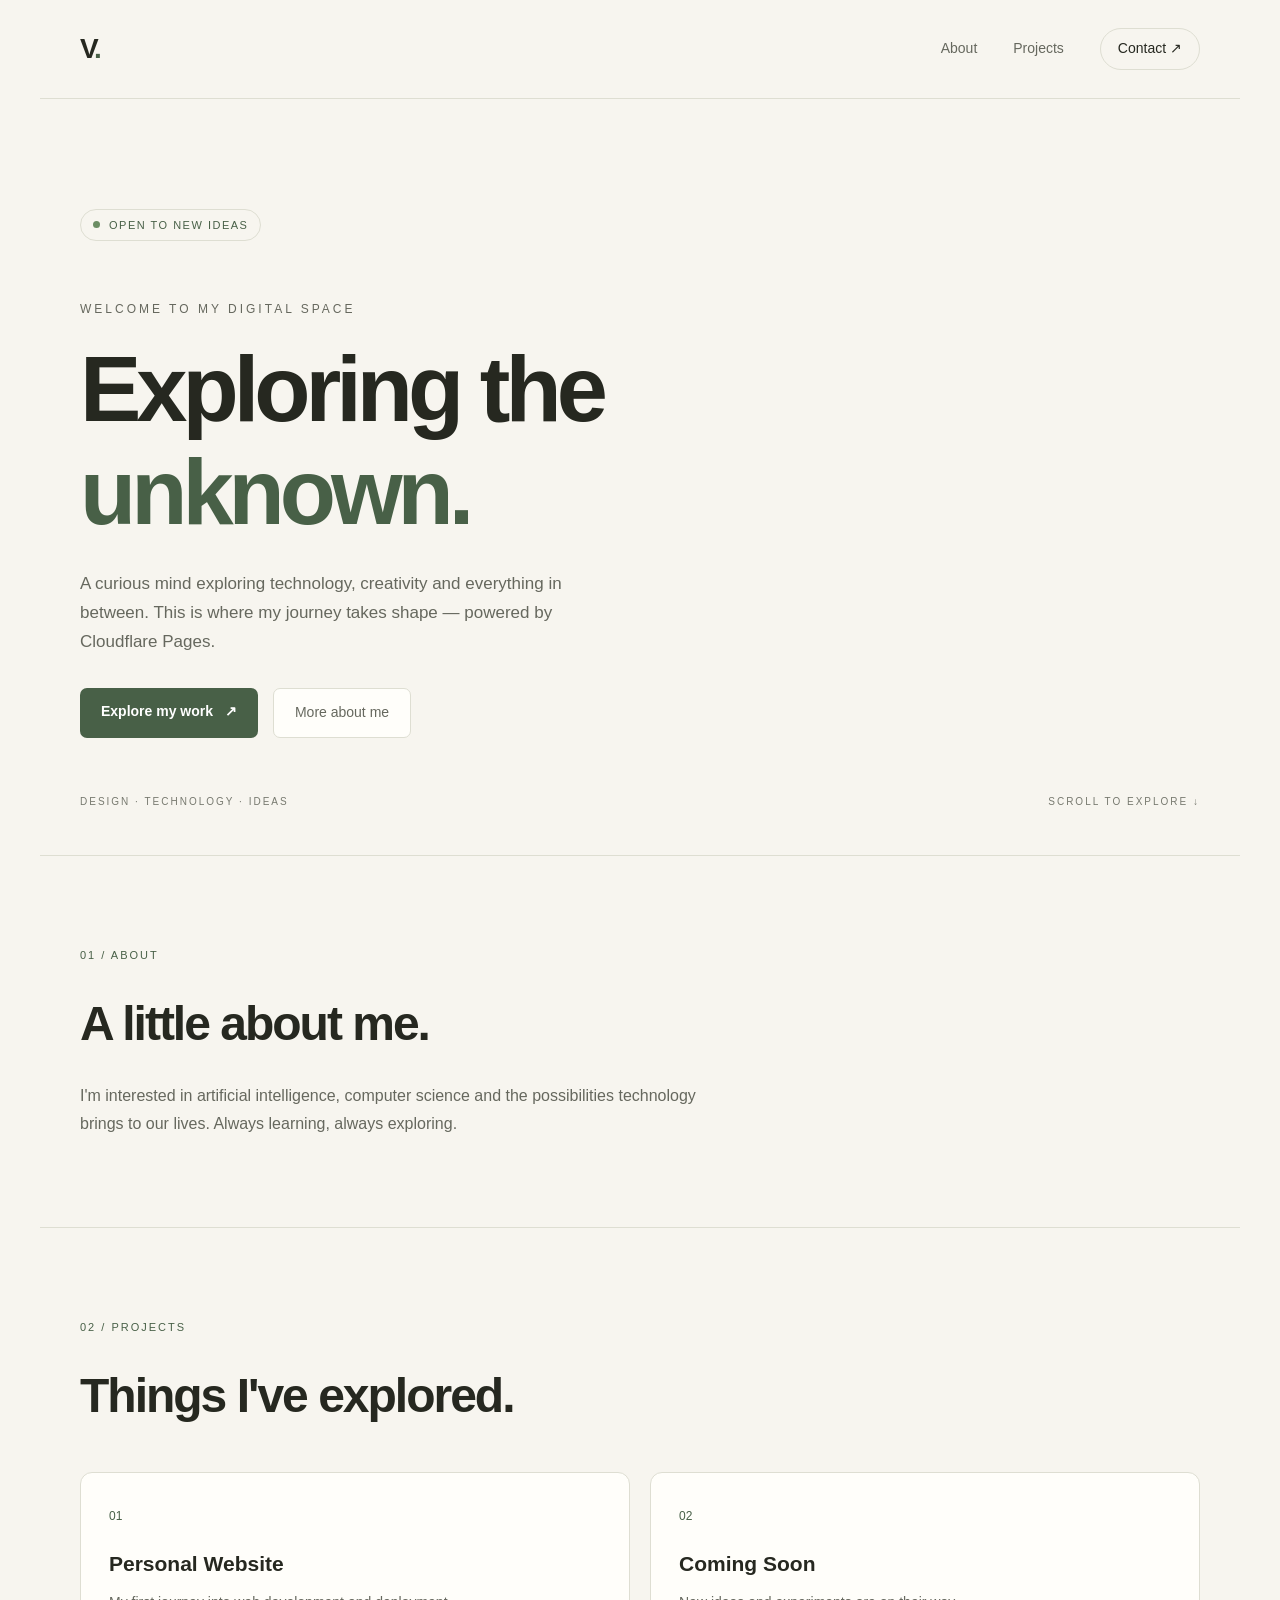
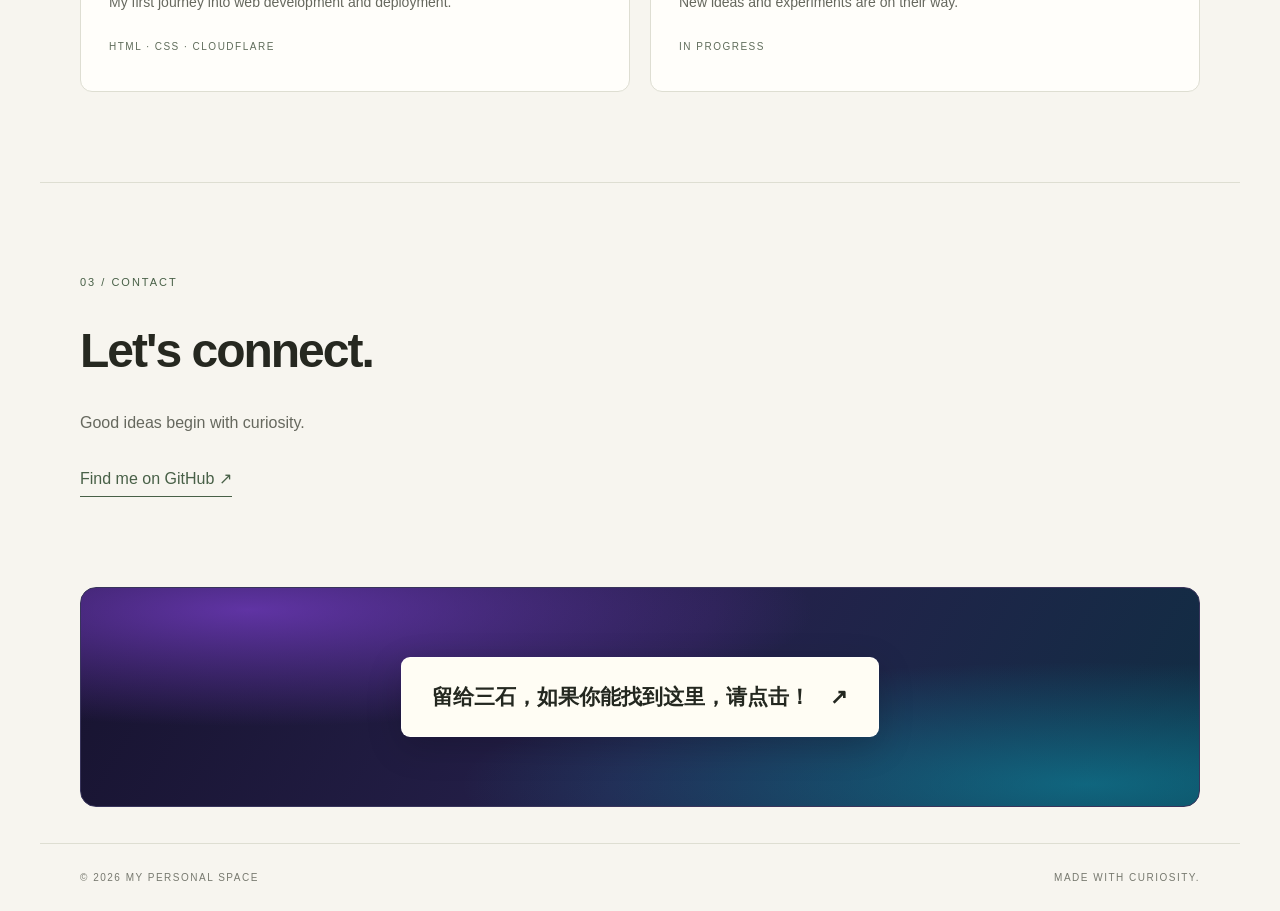
<file: index.html>
<!DOCTYPE html>
<html lang="en">
<head>
  <meta charset="UTF-8">
  <meta name="viewport" content="width=device-width, initial-scale=1.0">
  <meta name="theme-color" content="#faf9f6">
  <meta name="description" content="A personal space for creativity, technology and exploration.">
  <title>My Personal Space</title>
  <link rel="stylesheet" href="style.css">
</head>

<body>
  <div class="ambient ambient-one"></div>
  <div class="ambient ambient-two"></div>

  <header class="navbar">
    <a href="#" class="logo">V<span>.</span></a>

    <nav>
      <a href="#about">About</a>
      <a href="#projects">Projects</a>
      <a href="#contact" class="nav-contact">Contact ↗</a>
    </nav>
  </header>

  <main>
    <section class="hero">
      <div class="status">
        <span class="status-dot"></span>
        OPEN TO NEW IDEAS
      </div>

      <p class="eyebrow">WELCOME TO MY DIGITAL SPACE</p>

      <h1>
        Exploring the
        <span class="gradient-text">unknown.</span>
      </h1>

      <p class="intro">
        A curious mind exploring technology,
        creativity and everything in between.
        This is where my journey takes shape — powered by Cloudflare Pages.
      </p>

      <div class="hero-actions">
        <a href="#projects" class="button primary">
          Explore my work <span>↗</span>
        </a>
        <a href="#about" class="button secondary">
          More about me
        </a>
      </div>

      <div class="hero-footer">
        <span>DESIGN · TECHNOLOGY · IDEAS</span>
        <span>SCROLL TO EXPLORE ↓</span>
      </div>
    </section>

    <section class="content-section" id="about">
      <p class="section-label">01 / ABOUT</p>
      <h2>A little about me.</h2>
      <p>
        I'm interested in artificial intelligence,
        computer science and the possibilities
        technology brings to our lives.
        Always learning, always exploring.
      </p>
    </section>

    <section class="content-section" id="projects">
      <p class="section-label">02 / PROJECTS</p>
      <h2>Things I've explored.</h2>

      <div class="project-grid">
        <article class="project-card">
          <span class="project-number">01</span>
          <h3>Personal Website</h3>
          <p>My first journey into web development and deployment.</p>
          <span class="project-tag">HTML · CSS · CLOUDFLARE</span>
        </article>

        <article class="project-card">
          <span class="project-number">02</span>
          <h3>Coming Soon</h3>
          <p>New ideas and experiments are on their way.</p>
          <span class="project-tag">IN PROGRESS</span>
        </article>
      </div>
    </section>

    <section class="content-section contact" id="contact">
      <p class="section-label">03 / CONTACT</p>
      <h2>Let's connect.</h2>
      <p>Good ideas begin with curiosity.</p>
      <a href="https://github.com/" target="_blank" rel="noopener noreferrer">
        Find me on GitHub ↗
      </a>
    </section>
  </main>

  <section class="note-invitation" aria-label="留给三石">
    <a class="note-link" href="/note">留给三石，如果你能找到这里，请点击！ <span aria-hidden="true">↗</span></a>
  </section>

  <footer>
    <span>© 2026 MY PERSONAL SPACE</span>
    <span>MADE WITH CURIOSITY.</span>
  </footer>
</body>
</html>
</file>
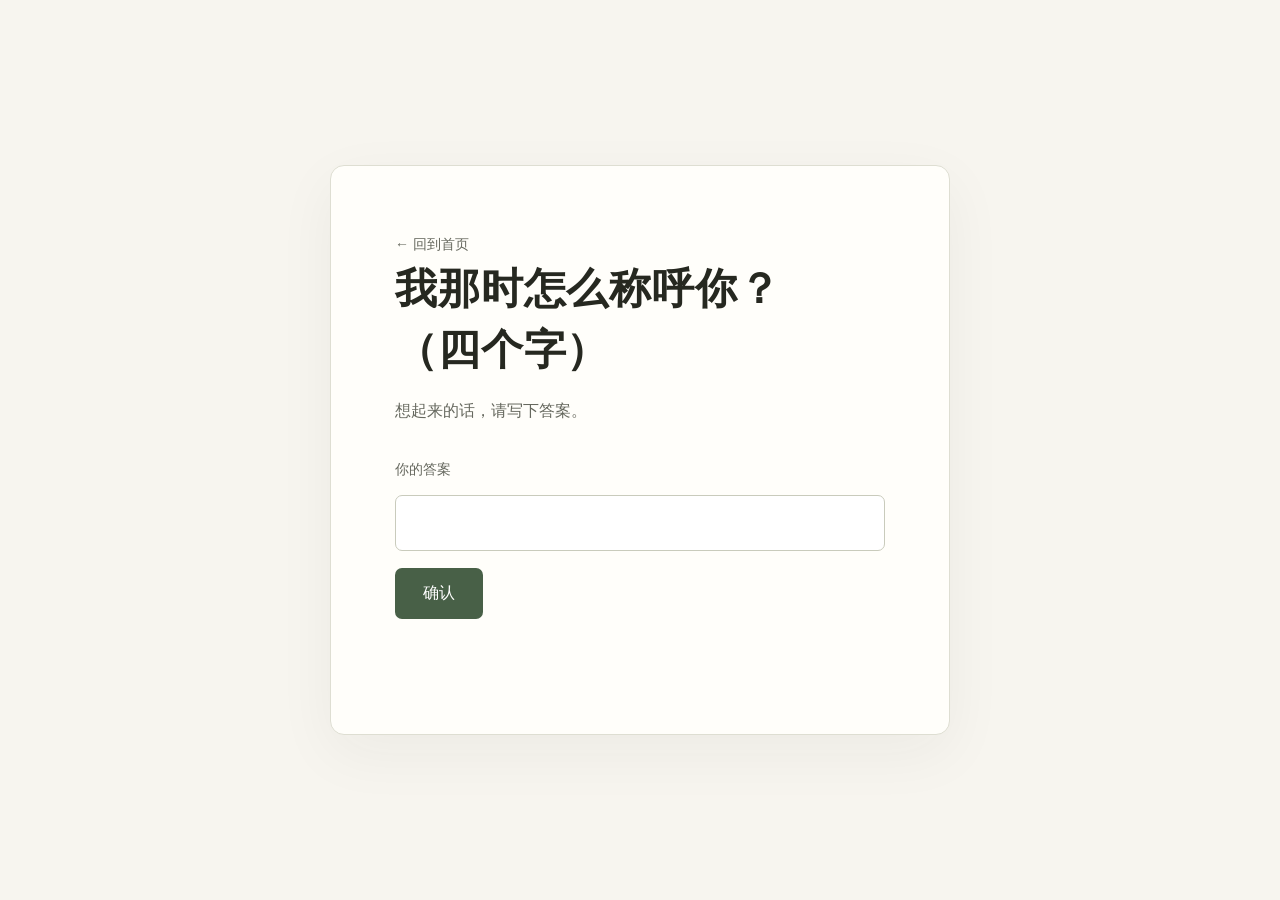
<file: note/index.html>
<!DOCTYPE html>
<html lang="zh-CN">
<head>
  <meta charset="UTF-8">
  <meta name="viewport" content="width=device-width, initial-scale=1.0">
  <meta name="theme-color" content="#f7f5ef">
  <meta name="robots" content="noindex, nofollow">
  <title>留给三石</title>
  <link rel="stylesheet" href="/note/style.css">
</head>
<body>
  <main class="note-card">
    <a class="back-link" href="/">← 回到首页</a>
    <h1>我那时怎么称呼你？<span>（四个字）</span></h1>
    <p class="description">想起来的话，请写下答案。</p>

    <form id="answer-form">
      <label for="answer">你的答案</label>
      <input id="answer" name="answer" type="text" autocomplete="off" required>
      <button type="submit">确认</button>
    </form>

    <p id="message" class="message" role="status" aria-live="polite"></p>
    <p id="contact" class="contact" hidden></p>
  </main>

  <script>
    const form = document.querySelector("#answer-form");
    const message = document.querySelector("#message");
    const contact = document.querySelector("#contact");
    const button = form.querySelector("button");

    form.addEventListener("submit", async (event) => {
      event.preventDefault();
      message.textContent = "正在确认……";
      contact.hidden = true;
      button.disabled = true;

      try {
        const response = await fetch("/api/note", {
          method: "POST",
          headers: { "Content-Type": "application/json" },
          body: JSON.stringify({ answer: form.elements.answer.value })
        });
        const result = await response.json();

        if (response.ok && result.correct) {
          message.textContent = "真的是你吗？联系我吧：";
          contact.textContent = result.contact;
          contact.hidden = false;
          form.hidden = true;
        } else {
          message.textContent = result.message || "好像不太对，再想一想。";
        }
      } catch {
        message.textContent = "暂时无法确认，请稍后再试。";
      } finally {
        button.disabled = false;
      }
    });
  </script>
</body>
</html>
</file>
<file: style.css>
:root {
  color-scheme: light;
  --bg: #f7f5ef;
  --paper: #fffefa;
  --text: #262820;
  --muted: #66685e;
  --accent: #486047;
  --border: #deded2;
}

* { margin: 0; padding: 0; box-sizing: border-box; scroll-behavior: smooth; }
body {
  min-height: 100vh;
  overflow-x: hidden;
  background: var(--bg);
  color: var(--text);
  font-family: Inter, -apple-system, BlinkMacSystemFont, "Segoe UI", sans-serif;
  line-height: 1.7;
}
a { color: inherit; text-decoration: none; }
.ambient { display: none; }
.navbar {
  max-width: 1200px; margin: auto; padding: 25px 40px;
  display: flex; align-items: center; justify-content: space-between;
  border-bottom: 1px solid var(--border);
}
.logo { font-size: 28px; font-weight: 800; letter-spacing: -2px; }
.logo span { color: var(--accent); }
.navbar nav { display: flex; align-items: center; gap: 36px; font-size: 14px; color: var(--muted); }
.navbar nav a { transition: color .2s; }
.navbar nav a:hover { color: var(--text); }
.navbar .nav-contact { color: var(--text); border: 1px solid var(--border); padding: 8px 17px; border-radius: 30px; }
main { position: relative; }
.hero {
  max-width: 1200px; min-height: 650px; margin: auto; padding: 110px 40px 45px;
  display: flex; flex-direction: column; align-items: flex-start;
}
.status { display: flex; align-items: center; gap: 9px; padding: 6px 12px; border: 1px solid var(--border); border-radius: 30px; color: var(--accent); font-size: 11px; letter-spacing: 1.5px; }
.status-dot { width: 7px; height: 7px; border-radius: 50%; background: #6b8d63; }
.eyebrow { margin-top: 58px; color: var(--muted); font-size: 12px; letter-spacing: 3px; }
.hero h1 { margin-top: 18px; max-width: 850px; font-size: clamp(48px, 8vw, 92px); line-height: 1.12; letter-spacing: -5px; font-weight: 750; }
.gradient-text { display: block; color: var(--accent); }
.intro { max-width: 520px; margin-top: 26px; color: var(--muted); font-size: 17px; }
.hero-actions { display: flex; gap: 15px; margin-top: 32px; flex-wrap: wrap; }
.button { padding: 12px 21px; border-radius: 7px; font-size: 14px; transition: .2s; }
.button.primary { color: white; background: var(--accent); font-weight: 650; }
.button.primary:hover { background: #354936; transform: translateY(-2px); }
.button.primary span { margin-left: 8px; }
.button.secondary { border: 1px solid var(--border); color: var(--muted); background: var(--paper); }
.button.secondary:hover { border-color: var(--accent); color: var(--text); }
.hero-footer { width: 100%; margin-top: auto; padding-top: 55px; display: flex; justify-content: space-between; color: #77796f; font-size: 10px; letter-spacing: 2px; }
.content-section { max-width: 1200px; margin: auto; padding: 90px 40px; border-top: 1px solid var(--border); }
.section-label { color: var(--accent); font-size: 11px; letter-spacing: 2px; }
.content-section h2 { margin-top: 18px; font-size: clamp(30px, 5vw, 48px); letter-spacing: -2px; }
.content-section > p:not(.section-label) { max-width: 620px; margin-top: 18px; color: var(--muted); }
.project-grid { display: grid; grid-template-columns: repeat(2, 1fr); gap: 20px; margin-top: 36px; }
.project-card { padding: 28px; min-height: 220px; background: var(--paper); border: 1px solid var(--border); border-radius: 12px; transition: .2s; }
.project-card:hover { transform: translateY(-3px); border-color: #9ca996; }
.project-number { color: var(--accent); font-size: 12px; }
.project-card h3 { margin-top: 18px; font-size: 21px; }
.project-card p { margin-top: 9px; color: var(--muted); font-size: 14px; }
.project-tag { display: inline-block; margin-top: 23px; color: #606d5b; font-size: 10px; letter-spacing: 1.5px; }
.contact > a { display: inline-block; margin-top: 28px; color: var(--accent); border-bottom: 1px solid var(--accent); padding-bottom: 4px; }
.note-invitation { position: relative; isolation: isolate; overflow: hidden; max-width: 1120px; min-height: 220px; margin: 0 auto 36px; padding: 42px; background: radial-gradient(ellipse at 15% 10%, rgb(125 64 210 / 70%), transparent 42%), radial-gradient(ellipse at 90% 90%, rgb(12 150 174 / 55%), transparent 44%), linear-gradient(120deg, #17132f, #25204b 52%, #102e43); border: 1px solid #38345b; border-radius: 16px; display: flex; align-items: center; justify-content: center; }
.note-link { position: relative; display: inline-flex; align-items: center; justify-content: center; gap: 20px; padding: 21px 30px; border: 1px solid rgb(255 255 255 / 70%); border-radius: 9px; background: #fffdf4; color: #242820; font-size: clamp(17px, 2.2vw, 21px); font-weight: 700; box-shadow: 0 10px 35px rgb(0 0 0 / 18%); transition: .2s; }
.note-link:hover { transform: translateY(-2px); background: #fff; box-shadow: 0 14px 40px rgb(0 0 0 / 28%); }
footer { max-width: 1200px; margin: auto; padding: 25px 40px; border-top: 1px solid var(--border); display: flex; justify-content: space-between; color: #77796f; font-size: 10px; letter-spacing: 1.5px; }
@media (max-width: 650px) {
  .navbar { padding: 20px; }
  .navbar nav { gap: 14px; font-size: 12px; }
  .navbar .nav-contact { padding: 6px 9px; }
  .hero { min-height: 620px; padding: 85px 22px 30px; }
  .hero h1 { letter-spacing: -3px; }
  .eyebrow { margin-top: 48px; font-size: 10px; }
  .intro { font-size: 15px; }
  .hero-footer { font-size: 8px; letter-spacing: 1px; gap: 15px; }
  .content-section { padding: 70px 22px; }
  .project-grid { grid-template-columns: 1fr; }
  .note-invitation { min-height: 190px; margin: 0 20px 25px; padding: 24px; }
  .note-link { width: 100%; padding: 18px 16px; gap: 10px; }
  footer { padding: 22px 20px; font-size: 8px; gap: 12px; flex-wrap: wrap; }
}
</file>
<file: note/style.css>
:root {
  color-scheme: light;
  --background: #f7f5ef;
  --paper: #fffefa;
  --ink: #262820;
  --muted: #66685e;
  --accent: #486047;
  --line: #deded2;
}

* { box-sizing: border-box; }

body {
  min-height: 100vh;
  margin: 0;
  padding: 32px 20px;
  display: grid;
  place-items: center;
  background: var(--background);
  color: var(--ink);
  font-family: "Segoe UI", "Microsoft YaHei", sans-serif;
  line-height: 1.8;
}

.note-card {
  width: min(100%, 620px);
  padding: clamp(28px, 7vw, 64px);
  background: var(--paper);
  border: 1px solid var(--line);
  border-radius: 14px;
  box-shadow: 0 18px 60px rgb(38 40 32 / 5%);
}

.back-link { color: var(--muted); font-size: 14px; text-decoration: none; }
.back-link:hover { color: var(--accent); }
.eyebrow { margin: 56px 0 10px; color: var(--accent); font-size: 13px; letter-spacing: .16em; }
h1 { margin: 0; font-size: clamp(28px, 6vw, 42px); line-height: 1.45; letter-spacing: .02em; }
h1 span { display: inline-block; white-space: nowrap; }
.description { margin: 16px 0 32px; color: var(--muted); }
form { display: grid; gap: 12px; }
label { font-size: 14px; color: var(--muted); }
input {
  width: 100%; padding: 13px 14px; border: 1px solid #c9cbbc;
  border-radius: 7px; background: white; color: var(--ink); font: inherit;
}
input:focus { outline: 2px solid #91a18d; outline-offset: 2px; }
button {
  justify-self: start; margin-top: 5px; padding: 11px 28px;
  border: 0; border-radius: 7px; background: var(--accent); color: white;
  font: inherit; cursor: pointer;
}
button:hover { background: #354936; }
button:disabled { opacity: .65; cursor: wait; }
.message { min-height: 1.8em; margin: 22px 0 0; color: var(--muted); }
.contact { margin: 8px 0 0; color: var(--accent); font-size: 22px; font-weight: 650; }

@media (max-width: 480px) {
  .eyebrow { margin-top: 42px; }
  h1 span { display: block; }
}
</file>
